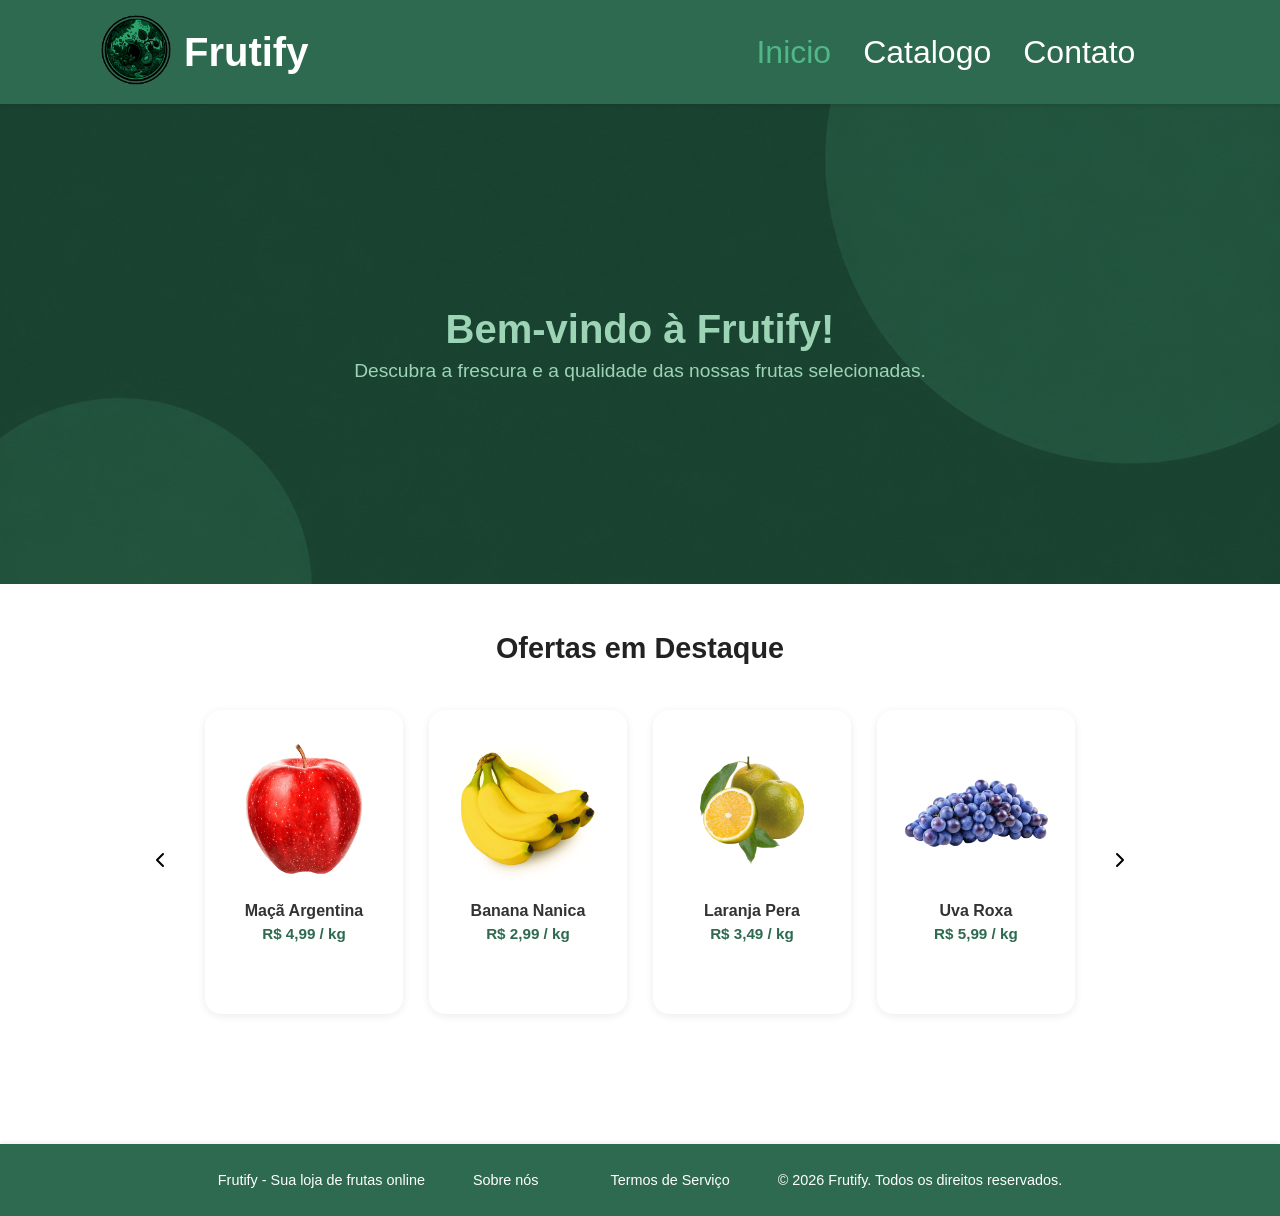
<file: .html/index.html>
<!DOCTYPE html>
<html lang="en">

<head>
    <meta http-equiv="refresh" content="100">
    <meta charset="UTF-8">
    <meta name="viewport" content="width=device-width, initial-scale=1.0">
    <title>Frutify</title>
    <link rel="stylesheet" href="/.css/style.css">
    <link rel="icon" href="/imagens/icon_green_bw_512.png">
    <script src="/.js/script.js" defer></script>
</head>

<body>
    <div class="pai">

        <header class="cabecalho">

            <a href="index.html"> <img src="/imagens/icon_green_bw_512.png" alt="Logo da Frutify" class="logo"></a>
            <p>Frutify</p>
            <ul>
                <li><a href="index.html" class="ativo">Inicio</a></li>
                <li><a href="catalogo.html">Catalogo</a></li>
                <li><a href="contato.html">Contato</a></li>
            </ul>
            <button class="login" onclick="window.location.href='login.html'">Entrar</button>
        </header>

        <main class="main">
            <section class="banner">
                <div class="not-blur">
                    <h1>Bem-vindo à Frutify!</h1>
                    <p>Descubra a frescura e a qualidade das nossas frutas selecionadas.</p>
                </div>
            </section>

            <section class="destaques">
                <h2>Ofertas em Destaque</h2>
                <div class="controles">
                    <button class="anterior"><svg xmlns="http://www.w3.org/2000/svg" width="24" height="24"
                            viewBox="0 0 24 24" fill="none" stroke="currentColor" stroke-width="2"
                            stroke-linecap="round" stroke-linejoin="round"
                            class="lucide lucide-chevron-left-icon lucide-chevron-left">
                            <path d="m15 18-6-6 6-6" />
                        </svg></button>
                    <div class="janela">
                        <div class="trilho">
                            <div class="produto">
                                <img src="/imagens/maca-argentina--1-unidade-aprox--200g--83orvw62e3.png"
                                    alt="Maçã Argentina" class="produto-destaque">
                                <h4>Maçã Argentina</h4>
                                <p>R$ 4,99 / kg</p>
                            </div>
                            <div class="produto">
                                <img src="/imagens/banana-nanica.png" alt="Banana Nanica" class="produto-imagem">
                                <h4>Banana Nanica</h4>
                                <p>R$ 2,99 / kg</p>
                            </div>
                            <div class="produto">
                                <img src="/imagens/Laranja-pera.png" alt="Laranja Pera" class="produto-imagem">
                                <h4>Laranja Pera</h4>
                                <p>R$ 3,49 / kg</p>
                            </div>
                            <div class="produto">
                                <img src="/imagens/purple-or-blue-grape-isolated-on-transparent-background-high-resoulation-png-image_10923763.png"
                                    alt="Uva Roxa" class="produto-imagem">
                                <h4>Uva Roxa</h4>
                                <p>R$ 5,99 / kg</p>
                            </div>
                            <div class="produto">
                                <img src="/imagens/watermelon-transparent-background-free-png.png" alt="Melancia"
                                    class="produto-imagem">
                                <h4>Melancia</h4>
                                <p>R$ 1,99 / kg</p>
                            </div>
                            <div class="produto">
                                <img src="/imagens/pineapple-transparent-background-png.png" alt="Abacaxi"
                                    class="produto-imagem">
                                <h4>Abacaxi</h4>
                                <p>R$ 3,99 / kg</p>
                            </div>
                            <div class="produto">
                                <img src="/imagens/Mango-PNG-Image-Background.png" alt="Manga" class="produto-imagem">
                                <h4>Manga</h4>
                                <p>R$ 4,49 / kg</p>
                            </div>
                            <div class="produto">
                                <img src="/imagens/9-2-kiwi-png-clipart.png" alt="Kiwi" class="produto-imagem">
                                <h4>Kiwi</h4>
                                <p>R$ 6,99 / kg</p>
                            </div>
                            <div class="produto">
                                <img src="/imagens/peach-transparent-background-png.png" alt="Pêssego"
                                    class="produto-imagem">
                                <h4>Pêssego</h4>
                                <p>R$ 4,79 / kg</p>
                            </div>
                            <div class="produto">
                                <img src="/imagens/fresh-plum-fruit-pair-isolated-on-transparent-background-png.png"
                                    alt="Ameixa" class="produto-imagem">
                                <h4>Ameixa</h4>
                                <p>R$ 5,49 / kg</p>
                            </div>
                        </div>
                    </div>
                    <button class="proximo"><svg xmlns="http://www.w3.org/2000/svg" width="24" height="24"
                            viewBox="0 0 24 24" fill="none" stroke="currentColor" stroke-width="2"
                            stroke-linecap="round" stroke-linejoin="round"
                            class="lucide lucide-chevron-right-icon lucide-chevron-right">
                            <path d="m9 18 6-6-6-6" />
                        </svg></button>
                </div>
            </section>
    </div>
    </main>

    <footer class="quebra">
        <li>
            <p>Frutify - Sua loja de frutas online</p>
        </li>

        <button id="btn-abrir-sobre">Sobre nós</button>
        <button id="btn-abrir-termos">Termos de Serviço</button>
        <li>
            <p>&copy; 2026 Frutify. Todos os direitos reservados.</p>
        </li>
    </footer>

    <dialog id="modal-sobre">
        <div class="conteudo-modal">
            <h2>Sobre nos</h2>
            <p>

                Sobre a Frutify
                <br>
                A Frutify nasceu com um propósito claro: transformar a forma como as pessoas compram, conhecem e
                consomem frutas. Mais do que uma loja, somos uma plataforma que conecta qualidade, informação e
                praticidade em um só lugar.
                <br>
                Fundada a partir da percepção de que o mercado tradicional muitas vezes não oferece transparência,
                variedade e orientação ao consumidor, a Frutify foi criada para preencher essa lacuna. Nosso
                objetivo é proporcionar uma experiência completa, onde cada cliente não apenas adquire produtos
                frescos, mas também entende sua origem, benefícios e melhores formas de consumo.
                <br>
                Trabalhamos diretamente com produtores selecionados, priorizando frutas frescas, sazonais e de alta
                qualidade. Essa parceria garante não só um padrão elevado dos nossos produtos, mas também incentiva
                a produção local e sustentável.
                <br>
                Um dos nossos principais diferenciais é o catálogo inteligente. Em nossa plataforma, cada fruta é
                apresentada com informações detalhadas, incluindo características, valor nutricional e sugestões de
                uso. Isso permite que nossos clientes façam escolhas mais conscientes e descubram novas opções de
                forma simples e acessível.
                <br>
                Além disso, buscamos constantemente inovação e praticidade. A Frutify oferece uma experiência
                digital intuitiva, facilitando a navegação, a seleção de produtos e a personalização de pedidos,
                sempre com foco na comodidade do cliente.
                <br>
                Nossa missão é aproximar as pessoas de uma alimentação mais natural, saudável e informada. Já nossa
                visão é nos tornar referência no mercado de frutas, unindo tecnologia, qualidade e confiança.
                <br>
                Na Frutify, acreditamos que cada fruta carrega mais do que sabor — carrega história, saúde e conexão
                com a natureza. E é isso que entregamos todos os dias.
            </p>
            <button id="btn-fechar-sobre">Fechar</button>
        </div>
    </dialog>

    <dialog id="modal-termos">
        <div class="conteudo-modal">
            <h2>Termos de Serviço</h2>
            <p>

                Última atualização: 20/05/2026
                <br>
                Bem-vindo à Frutify. Ao acessar ou utilizar nosso site, você concorda com os termos e
                condições
                abaixo. Recomendamos a leitura atenta deste documento.
                <br>
                1. Sobre a Frutify
                <br>
                A Frutify é uma plataforma digital voltada à comercialização e catálogo de frutas,
                oferecendo
                informações detalhadas sobre produtos, além da possibilidade de compra online.
                <br>
                2. Aceitação dos Termos
                <br>
                Ao acessar nosso site, o usuário declara estar de acordo com estes Termos de Serviço e com
                todas as
                leis e regulamentos aplicáveis. Caso não concorde, recomendamos não utilizar a plataforma.
                <br>
                3. Uso da Plataforma
                <br>
                O usuário compromete-se a:
                <br>
                Utilizar o site de forma legal e ética
                Não violar direitos de terceiros
                Não tentar acessar áreas restritas sem autorização
                Fornecer informações verídicas ao realizar cadastros ou compras
                <br>
                A Frutify se reserva o direito de suspender ou encerrar contas que violem estas condições.
                <br>
                4. Produtos e Disponibilidade
                <br>
                A Frutify trabalha com frutas frescas e sazonais. Por isso:
                <br>
                A disponibilidade pode variar conforme a época do ano
                Os produtos podem apresentar variações naturais de cor, tamanho e formato
                Nos reservamos o direito de alterar preços e estoque sem aviso prévio
                <br>
                5. Pedidos e Pagamentos
                <br>
                Ao realizar um pedido:
                <br>
                O usuário concorda em fornecer dados corretos e completos
                O pedido só será confirmado após a aprovação do pagamento
                A Frutify pode recusar ou cancelar pedidos em caso de inconsistências
                6. Entregas
                <br>
                Os prazos de entrega são estimados e podem variar
                O cliente deve garantir que haverá alguém para receber o pedido
                Eventuais problemas devem ser comunicados dentro de um prazo razoável
                <br>
                7. Cancelamentos e Reembolsos
                <br>
                O cliente pode solicitar cancelamento ou reembolso em casos como:
                <br>
                Produto entregue em desacordo com o pedido
                Problemas de qualidade
                <br>
                A análise será feita pela equipe da Frutify conforme cada situação.
                <br>
                8. Propriedade Intelectual
                <br>
                Todo o conteúdo do site (textos, imagens, logotipo, design) é de propriedade da Frutify e
                não pode
                ser utilizado sem autorização prévia.
                <br>
                9. Limitação de Responsabilidade
                <br>
                A Frutify não se responsabiliza por:
                <br>
                Problemas decorrentes do uso inadequado da plataforma
                Interrupções temporárias do site
                Danos indiretos causados ao usuário
                <br>
                10. Privacidade
                <br>
                O uso de dados pessoais é tratado conforme nossa Política de Privacidade. Ao utilizar o
                site, você
                concorda com o uso dessas informações.
                <br>
                11. Alterações nos Termos
                <br>
                A Frutify pode atualizar estes Termos de Serviço a qualquer momento. Recomendamos a revisão
                periódica desta página.
            </p>
            <button id="btn-fechar-termos">Fechar e Aceitar</button>




        </div>
    </dialog>
</body>

</html>
</file>
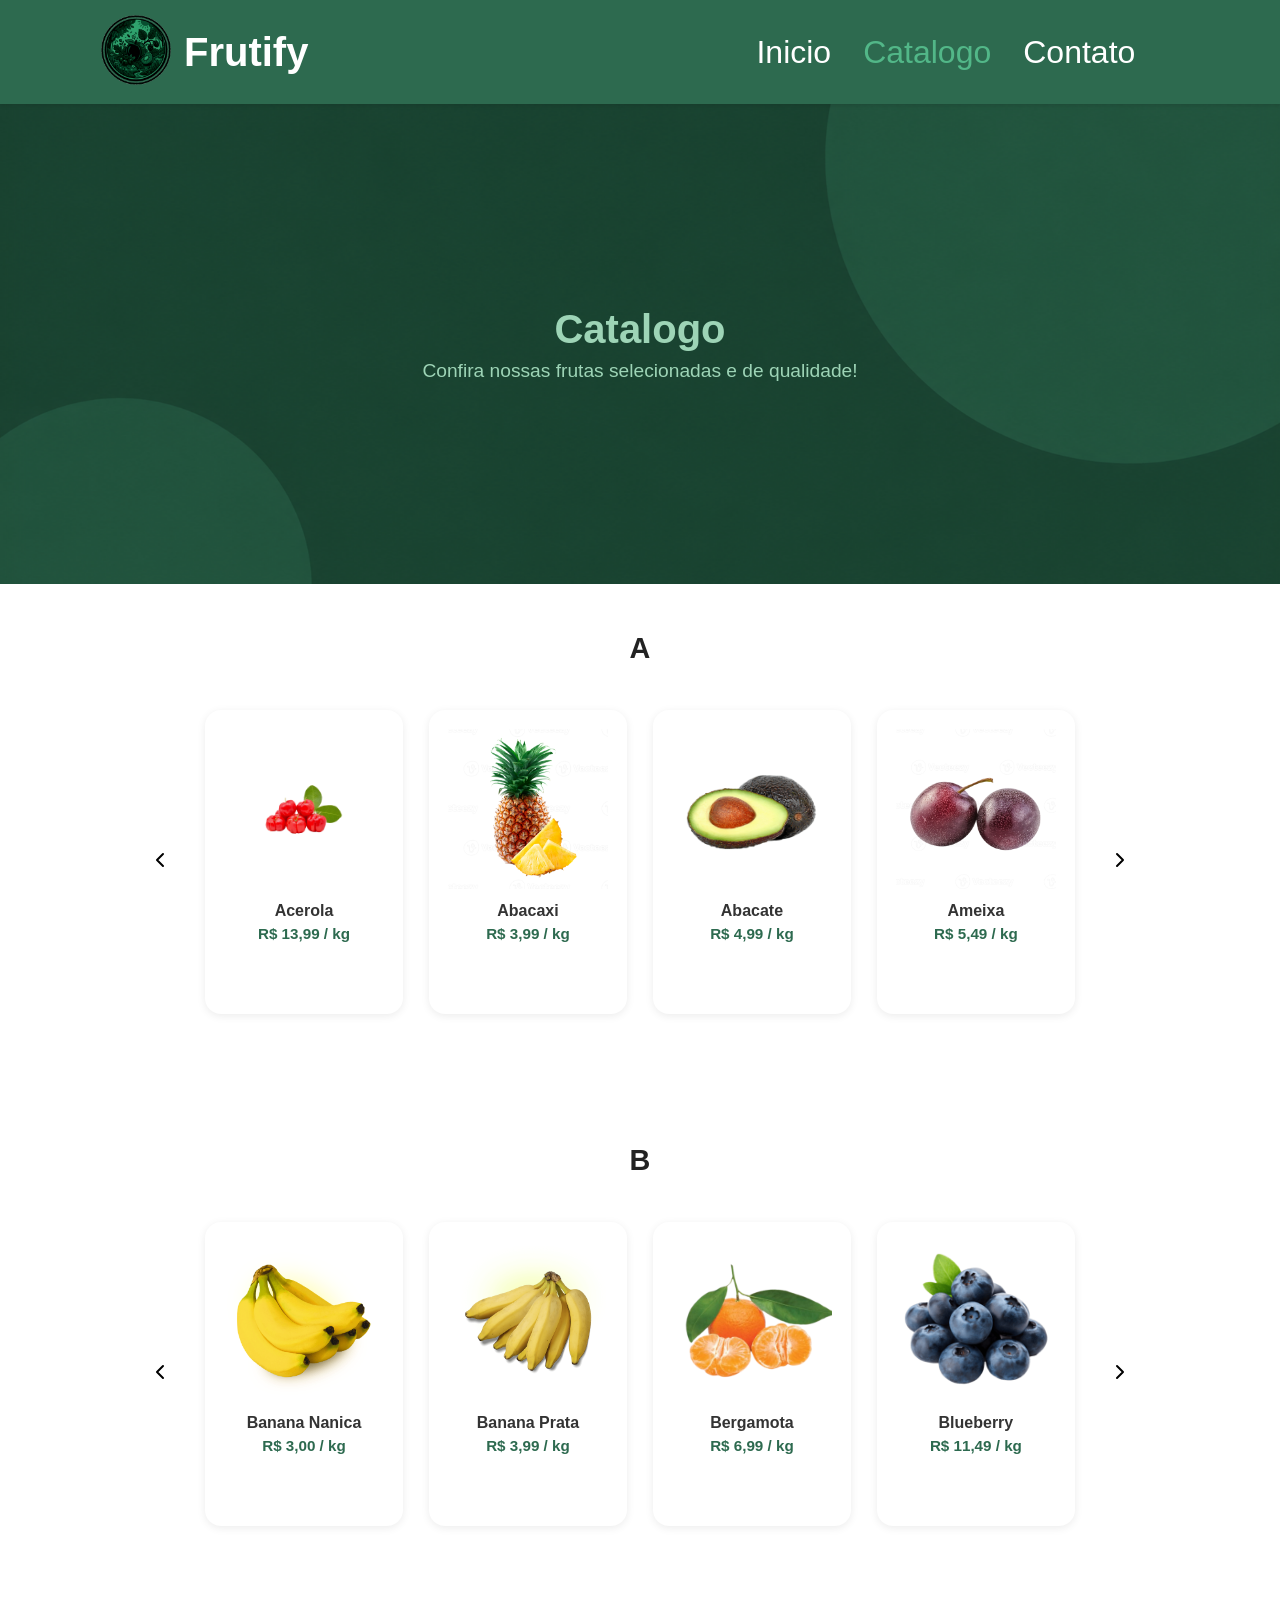
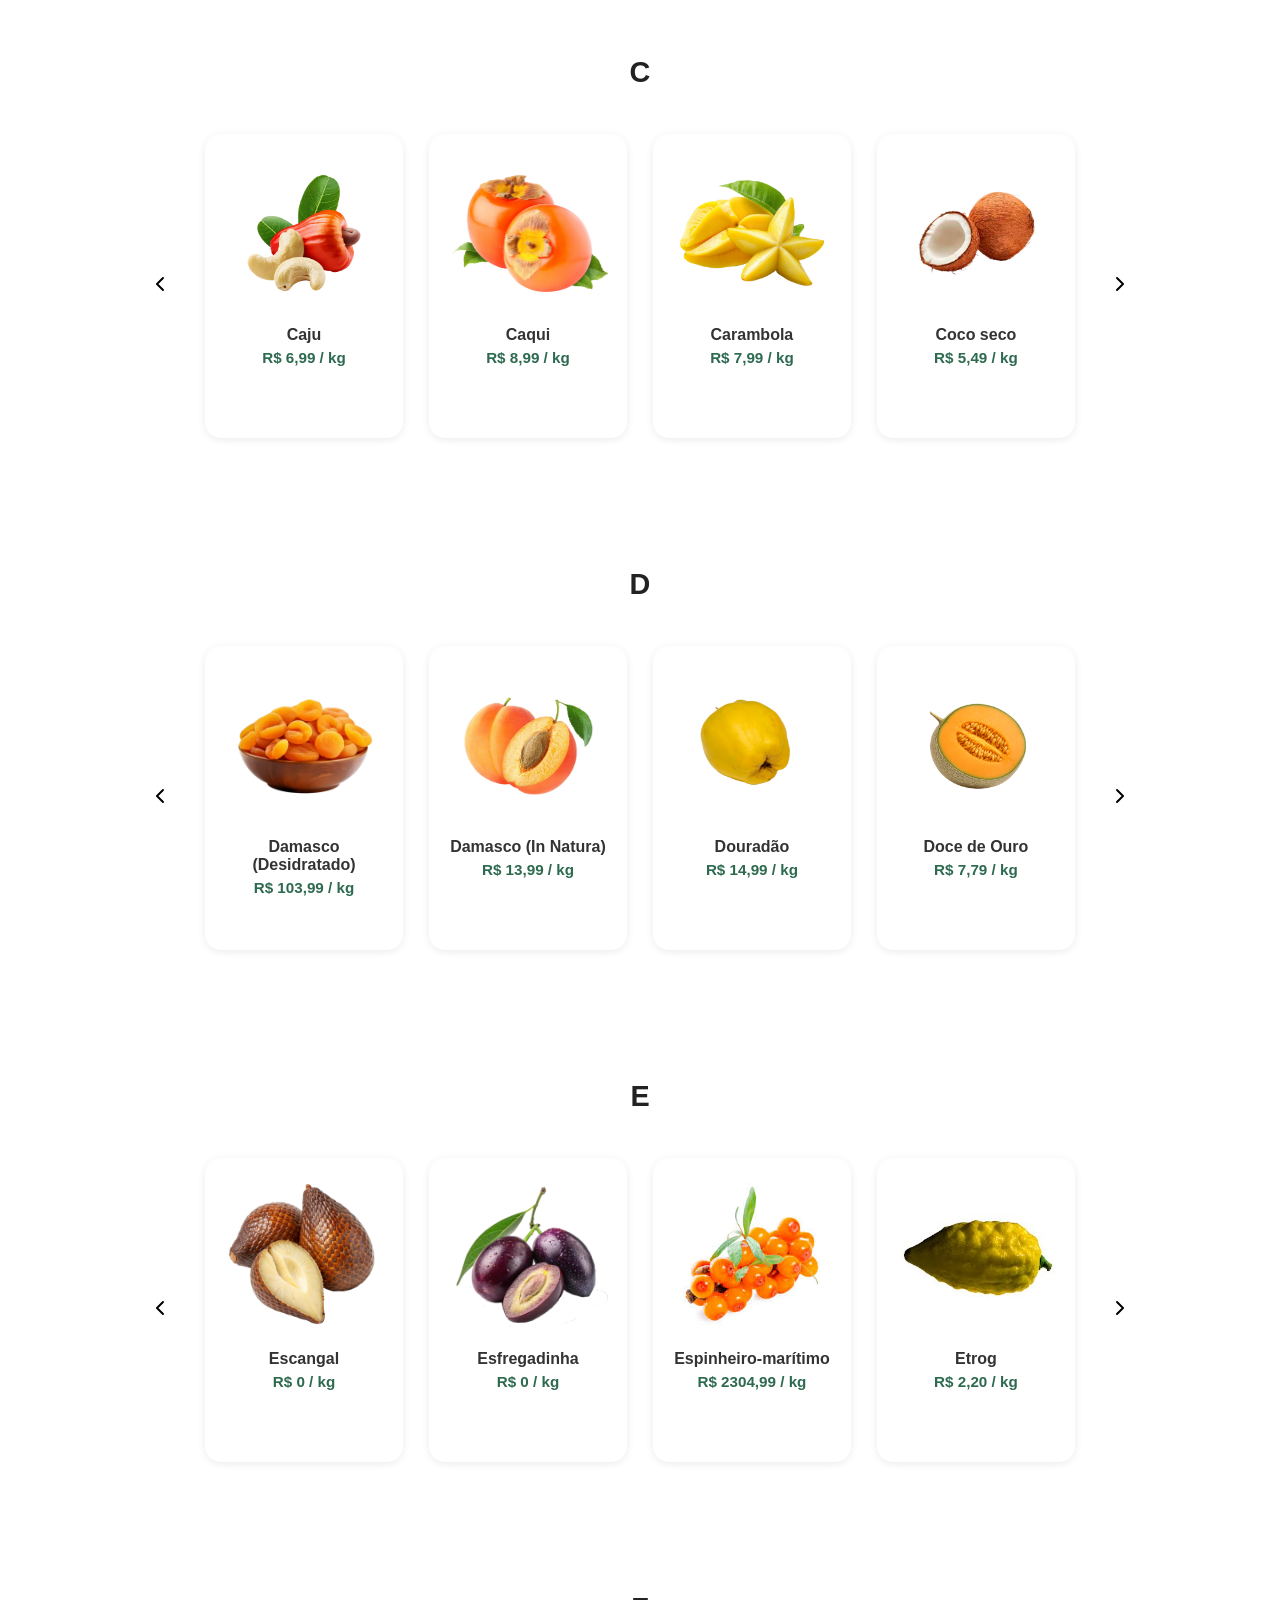
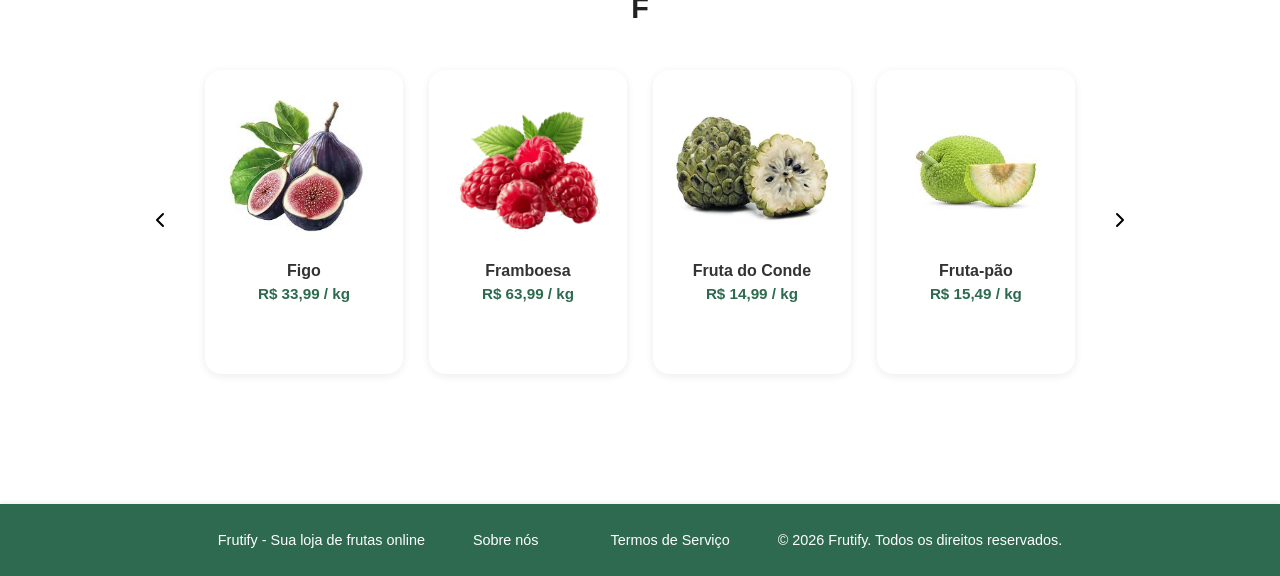
<file: .html/catalogo.html>
<!DOCTYPE html>
<html lang="pt-br">

<head>
    <meta charset="UTF-8">
    <meta name="viewport" content="width=device-width, initial-scale=1.0">
    <title> Catalogo</title>
    <link rel="icon" href="/imagens/icon_green_bw_512.png">
    <link rel="stylesheet" href="/.css/style.css">
    <script src="/.js/script2.js" defer></script>
</head>

<body>
    <div class="pai">
        <header class="cabecalho">
            <a href="index.html"> <img src="/imagens/icon_green_bw_512.png" alt="Logo da Frutify" class="logo"></a>
            <p>Frutify</p>
            <ul>
                <li><a href="index.html">Inicio</a></li>
                <li><a href="catalogo.html" class="ativo">Catalogo</a></li>
                <li><a href="contato.html">Contato</a></li>
            </ul>
            <button class="login" onclick="window.location.href='login.html'">Entrar</button>
        </header>
        <main>
            <section class="banner">
                <div class="not-blur">
                    <h1>Catalogo</h1>
                    <p>Confira nossas frutas selecionadas e de qualidade!</p>
                </div>
            </section>

            <section class="destaques">
                <h2>A</h2>
                <div class="controles">
                    <button class="anterior"><svg xmlns="http://www.w3.org/2000/svg" width="24" height="24"
                            viewBox="0 0 24 24" fill="none" stroke="currentColor" stroke-width="2"
                            stroke-linecap="round" stroke-linejoin="round"
                            class="lucide lucide-chevron-left-icon lucide-chevron-left">
                            <path d="m15 18-6-6 6-6" />
                        </svg></button>
                    <div class="janela">
                        <div class="trilho">

                            <div class="produto">
                                <img src="/imagens/acerola.png" alt="Acerola" class="produto-imagem">
                                <h4>Acerola</h4>
                                <p>R$ 13,99 / kg</p>
                            </div>


                            <div class="produto">
                                <img src="/imagens/pineapple-transparent-background-png.png" alt="Abacaxi"
                                    class="produto-imagem">
                                <h4>Abacaxi</h4>
                                <p>R$ 3,99 / kg</p>
                            </div>


                            <div class="produto">
                                <img src="/imagens/avocado-transparent-background-free-png.png" alt="Abacate"
                                    class="produto-imagem">
                                <h4>Abacate</h4>
                                <p>R$ 4,99 / kg</p>
                            </div>
                            <div class="produto">
                                <img src="/imagens/fresh-plum-fruit-pair-isolated-on-transparent-background-png.png"
                                    alt="Ameixa" class="produto-imagem">
                                <h4>Ameixa</h4>
                                <p>R$ 5,49 / kg</p>
                            </div>
                            <div class="produto">
                                <img src="/imagens/cut-out-of-blackberry-fruit-free-png.png" alt="Abacate"
                                    class="produto-imagem">
                                <h4>Amora</h4>
                                <p>R$ 40,99 / kg</p>
                            </div>
                            <div class="produto">
                                <img src="/imagens/ai-generated-pumpkin-halloween-png.png" alt="Abacate"
                                    class="produto-imagem">
                                <h4>Abóbora</h4>
                                <p>R$ 3,99 / kg</p>
                            </div>
                        </div>
                    </div>
                    <button class="proximo"><svg xmlns="http://www.w3.org/2000/svg" width="24" height="24"
                            viewBox="0 0 24 24" fill="none" stroke="currentColor" stroke-width="2"
                            stroke-linecap="round" stroke-linejoin="round"
                            class="lucide lucide-chevron-right-icon lucide-chevron-right">
                            <path d="m9 18 6-6-6-6" />
                        </svg></button>

                </div>
            </section>
            <section class="destaques">
                <h2>B</h2>
                <div class="controles">
                    <button class="anterior"><svg xmlns="http://www.w3.org/2000/svg" width="24" height="24"
                            viewBox="0 0 24 24" fill="none" stroke="currentColor" stroke-width="2"
                            stroke-linecap="round" stroke-linejoin="round"
                            class="lucide lucide-chevron-left-icon lucide-chevron-left">
                            <path d="m15 18-6-6 6-6" />
                        </svg></button>
                    <div class="janela">
                        <div class="trilho">

                            <div class="produto">
                                <img src="/imagens/banana-nanica.png" alt="Banana Nanica" class="produto-imagem">
                                <h4>Banana Nanica</h4>
                                <p>R$ 3,00 / kg</p>
                            </div>


                            <div class="produto">
                                <img src="/imagens/Banana-Prata-1.png" alt="Banana Prata" class="produto-imagem">
                                <h4>Banana Prata</h4>
                                <p>R$ 3,99 / kg</p>
                            </div>


                            <div class="produto">
                                <img src="/imagens/259d0247-bergamotacomumremovebgpreview.png" alt="Bergamota"
                                    class="produto-imagem">
                                <h4>Bergamota</h4>
                                <p>R$ 6,99 / kg</p>
                            </div>
                            <div class="produto">
                                <img src="/imagens/fresh-blueberries-piled-with-green-leaves-on-a-transparent-background-png.png"
                                    alt="Blueberry" class="produto-imagem">
                                <h4>Blueberry</h4>
                                <p>R$ 11,49 / kg</p>
                            </div>
                            <div class="produto">
                                <img src="/imagens/artistic-bacuri-flat-lay-composition-minimalist-png.png" alt="Bacuri"
                                    class="produto-imagem">
                                <h4>Bacuri</h4>
                                <p>R$ 40,99 / kg</p>
                            </div>
                            <div class="produto">
                                <img src="/imagens/macro-buriti-fruit-flat-lay-image-emphasizing-pattern-free-png.png"
                                    alt="Buriti" class="produto-imagem">
                                <h4>Buriti</h4>
                                <p>R$ 20,99 / kg</p>
                            </div>
                        </div>
                    </div>
                    <button class="proximo"><svg xmlns="http://www.w3.org/2000/svg" width="24" height="24"
                            viewBox="0 0 24 24" fill="none" stroke="currentColor" stroke-width="2"
                            stroke-linecap="round" stroke-linejoin="round"
                            class="lucide lucide-chevron-right-icon lucide-chevron-right">
                            <path d="m9 18 6-6-6-6" />
                        </svg></button>

                </div>
            </section>
            <section class="destaques">
                <h2>C</h2>
                <div class="controles">
                    <button class="anterior"><svg xmlns="http://www.w3.org/2000/svg" width="24" height="24"
                            viewBox="0 0 24 24" fill="none" stroke="currentColor" stroke-width="2"
                            stroke-linecap="round" stroke-linejoin="round"
                            class="lucide lucide-chevron-left-icon lucide-chevron-left">
                            <path d="m15 18-6-6 6-6" />
                        </svg></button>
                    <div class="janela">
                        <div class="trilho">

                            <div class="produto">
                                <img src="/imagens/whole-cashew-fruit-with-peeled-cashew-and-leaf-on-transparent-background-free-png.png"
                                    alt="Caju" class="produto-imagem">
                                <h4>Caju</h4>
                                <p>R$ 6,99 / kg</p>
                            </div>


                            <div class="produto">
                                <img src="/imagens/persimmon_PNG9196.png" alt="Caqui" class="produto-imagem">
                                <h4>Caqui</h4>
                                <p>R$ 8,99 / kg</p>
                            </div>


                            <div class="produto">
                                <img src="/imagens/starfruits-also-known-as-carambolas-are-tropical-fruits-free-png.png"
                                    alt="Carambola" class="produto-imagem">
                                <h4>Carambola</h4>
                                <p>R$ 7,99 / kg</p>
                            </div>
                            <div class="produto">
                                <img src="/imagens/coco-seco-inteiro-750g_10424.png" alt="Coco" class="produto-imagem">
                                <h4>Coco seco</h4>
                                <p>R$ 5,49 / kg</p>
                            </div>

                            <div class="produto">
                                <img src="/imagens/ai-generated-ripe-cherries-with-cherries-leaves-on-the-floor-healthy-organic-berry-natural-ingredients-concept-ai-generated-transparent-with-shadow-png.png"
                                    alt="Cereja" class="produto-imagem">
                                <h4>Cereja Importada</h4>
                                <p>R$ 40,99 / kg</p>
                            </div>
                            <div class="produto">
                                <img src="/imagens/a-large-brown-cupuacu-with-a-textured-matte-skin-and-a-fresh-tropical-aroma-png.png"
                                    alt="Cupuaçu" class="produto-imagem">
                                <h4>Cupuaçu</h4>
                                <p>R$ 11,99 / kg</p>
                            </div>
                        </div>
                    </div>
                    <button class="proximo"><svg xmlns="http://www.w3.org/2000/svg" width="24" height="24"
                            viewBox="0 0 24 24" fill="none" stroke="currentColor" stroke-width="2"
                            stroke-linecap="round" stroke-linejoin="round"
                            class="lucide lucide-chevron-right-icon lucide-chevron-right">
                            <path d="m9 18 6-6-6-6" />
                        </svg></button>

                </div>
            </section>
            <section class="destaques">
                <h2>D</h2>
                <div class="controles">
                    <button class="anterior"><svg xmlns="http://www.w3.org/2000/svg" width="24" height="24"
                            viewBox="0 0 24 24" fill="none" stroke="currentColor" stroke-width="2"
                            stroke-linecap="round" stroke-linejoin="round"
                            class="lucide lucide-chevron-left-icon lucide-chevron-left">
                            <path d="m15 18-6-6 6-6" />
                        </svg></button>
                    <div class="janela">
                        <div class="trilho">

                            <div class="produto">
                                <img src="/imagens/pngtree-dried-apricot-in-wood-bowl-png-image_12240002.png"
                                    alt="Damasco" class="produto-imagem">
                                <h4>Damasco (Desidratado)</h4>
                                <p>R$ 103,99 / kg</p>
                            </div>


                            <div class="produto">
                                <img src="/imagens/Apricot-PNG-Photo.png" alt="Damasco" class="produto-imagem">
                                <h4>Damasco (In Natura)</h4>
                                <p>R$ 13,99 / kg</p>
                            </div>


                            <div class="produto">
                                <img src="/imagens/golden-fruit-reveals-its-sweet-aroma-and-unique-texture-in-a-bright-display-of-nature-bounty-png.webp"
                                    alt="Douradão" class="produto-imagem">
                                <h4>Douradão</h4>
                                <p>R$ 14,99 / kg</p>
                            </div>
                            <div class="produto">
                                <img src="/imagens/fresh-cantaloupe-melon-sliced-in-half-isolated-on-transparent-background-png.png"
                                    alt="Doce de Ouro" class="produto-imagem">
                                <h4>Doce de Ouro</h4>
                                <p>R$ 7,79 / kg</p>
                            </div>
                            <div class="produto">
                                <img src="/imagens/frutos-de-dende-cortados-ao-meio-isolados-no-branco_252965-251.png"
                                    alt="Dendê" class="produto-imagem">
                                <h4>Dendê</h4>
                                <p>R$ 20,99 / kg</p>
                            </div>
                            <div class="produto">
                                <img src="/imagens/nice-composition-of-date-fruits-generative-ai-png.png" alt="Date"
                                    class="produto-imagem">
                                <h4>Date (Tâmara)</h4>
                                <p>R$ 63,99 / kg</p>
                            </div>
                        </div>
                    </div>
                    <button class="proximo"><svg xmlns="http://www.w3.org/2000/svg" width="24" height="24"
                            viewBox="0 0 24 24" fill="none" stroke="currentColor" stroke-width="2"
                            stroke-linecap="round" stroke-linejoin="round"
                            class="lucide lucide-chevron-right-icon lucide-chevron-right">
                            <path d="m9 18 6-6-6-6" />
                        </svg></button>

                </div>
            </section>
            <section class="destaques">
                <h2>E</h2>
                <div class="controles">
                    <button class="anterior"><svg xmlns="http://www.w3.org/2000/svg" width="24" height="24"
                            viewBox="0 0 24 24" fill="none" stroke="currentColor" stroke-width="2"
                            stroke-linecap="round" stroke-linejoin="round"
                            class="lucide lucide-chevron-left-icon lucide-chevron-left">
                            <path d="m15 18-6-6 6-6" />
                        </svg></button>
                    <div class="janela">
                        <div class="trilho">

                            <div class="produto">
                                <img src="/imagens/salak-fruit-sliced-and-whole-against-a-white-background_11900245.png"
                                    alt="Escangal" class="produto-imagem">
                                <h4>Escangal</h4>
                                <p>R$ 0 / kg</p>
                            </div>


                            <div class="produto">
                                <img src="/imagens/pngtree-java-plum-fruit-and-slice-png-image_16302872.png"
                                    alt="Esfregadinha" class="produto-imagem">
                                <h4>Esfregadinha</h4>
                                <p>R$ 0 / kg</p>
                            </div>


                            <div class="produto">
                                <img src="/imagens/images.jpeg" alt="Espinheiro-marítimo" class="produto-imagem">
                                <h4>Espinheiro-marítimo</h4>
                                <p>R$ 2304,99 / kg</p>
                            </div>
                            <div class="produto">
                                <img src="/imagens/images (1).jpeg" alt="Etrog" class="produto-imagem">
                                <h4>Etrog</h4>
                                <p>R$ 2,20 / kg</p>
                            </div>
                            <div class="produto">
                                <img src="/imagens/images (2).jpeg" alt="Elderberry" class="produto-imagem">
                                <h4>Elderberry</h4>
                                <p>R$ 420,99 / kg</p>
                            </div>
                            <div class="produto">
                                <img src="/imagens/360_F_474595223_Ww1WCcSkB2soXyS6AsduSoLHlKsFxZoD.jpg" alt="embu"
                                    class="produto-imagem">
                                <h4>Embu</h4>
                                <p>R$ 43,99 / kg</p>
                            </div>
                        </div>
                    </div>
                    <button class="proximo"><svg xmlns="http://www.w3.org/2000/svg" width="24" height="24"
                            viewBox="0 0 24 24" fill="none" stroke="currentColor" stroke-width="2"
                            stroke-linecap="round" stroke-linejoin="round"
                            class="lucide lucide-chevron-right-icon lucide-chevron-right">
                            <path d="m9 18 6-6-6-6" />
                        </svg></button>

                </div>
            </section>
            <section class="destaques">
                <h2>F</h2>
                <div class="controles">
                    <button class="anterior"><svg xmlns="http://www.w3.org/2000/svg" width="24" height="24"
                            viewBox="0 0 24 24" fill="none" stroke="currentColor" stroke-width="2"
                            stroke-linecap="round" stroke-linejoin="round"
                            class="lucide lucide-chevron-left-icon lucide-chevron-left">
                            <path d="m15 18-6-6 6-6" />
                        </svg></button>
                    <div class="janela">
                        <div class="trilho">

                            <div class="produto">
                                <img src="/imagens/images (3).jpeg" alt="Figo" class="produto-imagem">
                                <h4>Figo</h4>
                                <p>R$ 33,99 / kg</p>
                            </div>


                            <div class="produto">
                                <img src="/imagens/raspberry-isolated-on-a-transparent-background-png.png"
                                    alt="Framboesa" class="produto-imagem">
                                <h4>Framboesa</h4>
                                <p>R$ 63,99 / kg</p>
                            </div>


                            <div class="produto">
                                <img src="/imagens/muda_de_fruta_do_conde_com_60cm_feita_de_semente_5073_1_20220412114217.png"
                                    alt="Fruta do Conde" class="produto-imagem">
                                <h4>Fruta do Conde</h4>
                                <p>R$ 14,99 / kg</p>
                            </div>
                            <div class="produto">
                                <img src="/imagens/images (4).jpeg" alt="Fruta-pão" class="produto-imagem">
                                <h4>Fruta-pão</h4>
                                <p>R$ 15,49 / kg</p>
                            </div>
                            <div class="produto">
                                <img src="/imagens/images (5).jpeg" alt="Fisális (Physalis)" class="produto-imagem">
                                <h4>Fisális (Physalis)</h4>
                                <p>R$ 60,99 / kg</p>
                            </div>
                            <div class="produto">
                                <img src="/imagens/images (6).jpeg" alt="Figo-da-Índia" class="produto-imagem">
                                <h4>Figo-da-Índia</h4>
                                <p>R$ 23,99 / kg</p>
                            </div>
                        </div>
                    </div>
                    <button class="proximo"><svg xmlns="http://www.w3.org/2000/svg" width="24" height="24"
                            viewBox="0 0 24 24" fill="none" stroke="currentColor" stroke-width="2"
                            stroke-linecap="round" stroke-linejoin="round"
                            class="lucide lucide-chevron-right-icon lucide-chevron-right">
                            <path d="m9 18 6-6-6-6" />
                        </svg></button>

                </div>
            </section>
        </main>



        <footer class="quebra">
            <li>
                <p>Frutify - Sua loja de frutas online</p>
            </li>

            <button id="btn-abrir-sobre">Sobre nós</button>
            <button id="btn-abrir-termos">Termos de Serviço</button>
            <li>
                <p>&copy; 2026 Frutify. Todos os direitos reservados.</p>
            </li>
        </footer>
        <dialog id="modal-sobre">
            <div class="conteudo-modal">
                <h2>Sobre nos</h2>
                <p>

                    Sobre a Frutify
                    <br>
                    A Frutify nasceu com um propósito claro: transformar a forma como as pessoas compram, conhecem e
                    consomem frutas. Mais do que uma loja, somos uma plataforma que conecta qualidade, informação e
                    praticidade em um só lugar.
                    <br>
                    Fundada a partir da percepção de que o mercado tradicional muitas vezes não oferece transparência,
                    variedade e orientação ao consumidor, a Frutify foi criada para preencher essa lacuna. Nosso
                    objetivo é proporcionar uma experiência completa, onde cada cliente não apenas adquire produtos
                    frescos, mas também entende sua origem, benefícios e melhores formas de consumo.
                    <br>
                    Trabalhamos diretamente com produtores selecionados, priorizando frutas frescas, sazonais e de alta
                    qualidade. Essa parceria garante não só um padrão elevado dos nossos produtos, mas também incentiva
                    a produção local e sustentável.
                    <br>
                    Um dos nossos principais diferenciais é o catálogo inteligente. Em nossa plataforma, cada fruta é
                    apresentada com informações detalhadas, incluindo características, valor nutricional e sugestões de
                    uso. Isso permite que nossos clientes façam escolhas mais conscientes e descubram novas opções de
                    forma simples e acessível.
                    <br>
                    Além disso, buscamos constantemente inovação e praticidade. A Frutify oferece uma experiência
                    digital intuitiva, facilitando a navegação, a seleção de produtos e a personalização de pedidos,
                    sempre com foco na comodidade do cliente.
                    <br>
                    Nossa missão é aproximar as pessoas de uma alimentação mais natural, saudável e informada. Já nossa
                    visão é nos tornar referência no mercado de frutas, unindo tecnologia, qualidade e confiança.
                    <br>
                    Na Frutify, acreditamos que cada fruta carrega mais do que sabor — carrega história, saúde e conexão
                    com a natureza. E é isso que entregamos todos os dias.
                </p>
                <button id="btn-fechar-sobre">Fechar</button>
            </div>
        </dialog>

        <dialog id="modal-termos">
            <div class="conteudo-modal">
                <h2>Termos de Serviço</h2>
                <p>

                    Última atualização: 20/05/2026
                    <br>
                    Bem-vindo à Frutify. Ao acessar ou utilizar nosso site, você concorda com os termos e
                    condições
                    abaixo. Recomendamos a leitura atenta deste documento.
                    <br>
                    1. Sobre a Frutify
                    <br>
                    A Frutify é uma plataforma digital voltada à comercialização e catálogo de frutas,
                    oferecendo
                    informações detalhadas sobre produtos, além da possibilidade de compra online.
                    <br>
                    2. Aceitação dos Termos
                    <br>
                    Ao acessar nosso site, o usuário declara estar de acordo com estes Termos de Serviço e com
                    todas as
                    leis e regulamentos aplicáveis. Caso não concorde, recomendamos não utilizar a plataforma.
                    <br>
                    3. Uso da Plataforma
                    <br>
                    O usuário compromete-se a:
                    <br>
                    Utilizar o site de forma legal e ética
                    Não violar direitos de terceiros
                    Não tentar acessar áreas restritas sem autorização
                    Fornecer informações verídicas ao realizar cadastros ou compras
                    <br>
                    A Frutify se reserva o direito de suspender ou encerrar contas que violem estas condições.
                    <br>
                    4. Produtos e Disponibilidade
                    <br>
                    A Frutify trabalha com frutas frescas e sazonais. Por isso:
                    <br>
                    A disponibilidade pode variar conforme a época do ano
                    Os produtos podem apresentar variações naturais de cor, tamanho e formato
                    Nos reservamos o direito de alterar preços e estoque sem aviso prévio
                    <br>
                    5. Pedidos e Pagamentos
                    <br>
                    Ao realizar um pedido:
                    <br>
                    O usuário concorda em fornecer dados corretos e completos
                    O pedido só será confirmado após a aprovação do pagamento
                    A Frutify pode recusar ou cancelar pedidos em caso de inconsistências
                    6. Entregas
                    <br>
                    Os prazos de entrega são estimados e podem variar
                    O cliente deve garantir que haverá alguém para receber o pedido
                    Eventuais problemas devem ser comunicados dentro de um prazo razoável
                    <br>
                    7. Cancelamentos e Reembolsos
                    <br>
                    O cliente pode solicitar cancelamento ou reembolso em casos como:
                    <br>
                    Produto entregue em desacordo com o pedido
                    Problemas de qualidade
                    <br>
                    A análise será feita pela equipe da Frutify conforme cada situação.
                    <br>
                    8. Propriedade Intelectual
                    <br>
                    Todo o conteúdo do site (textos, imagens, logotipo, design) é de propriedade da Frutify e
                    não pode
                    ser utilizado sem autorização prévia.
                    <br>
                    9. Limitação de Responsabilidade
                    <br>
                    A Frutify não se responsabiliza por:
                    <br>
                    Problemas decorrentes do uso inadequado da plataforma
                    Interrupções temporárias do site
                    Danos indiretos causados ao usuário
                    <br>
                    10. Privacidade
                    <br>
                    O uso de dados pessoais é tratado conforme nossa Política de Privacidade. Ao utilizar o
                    site, você
                    concorda com o uso dessas informações.
                    <br>
                    11. Alterações nos Termos
                    <br>
                    A Frutify pode atualizar estes Termos de Serviço a qualquer momento. Recomendamos a revisão
                    periódica desta página.
                </p>
                <button id="btn-fechar-termos">Fechar e Aceitar</button>




            </div>
        </dialog>
    </div>
</body>

</html>
</file>
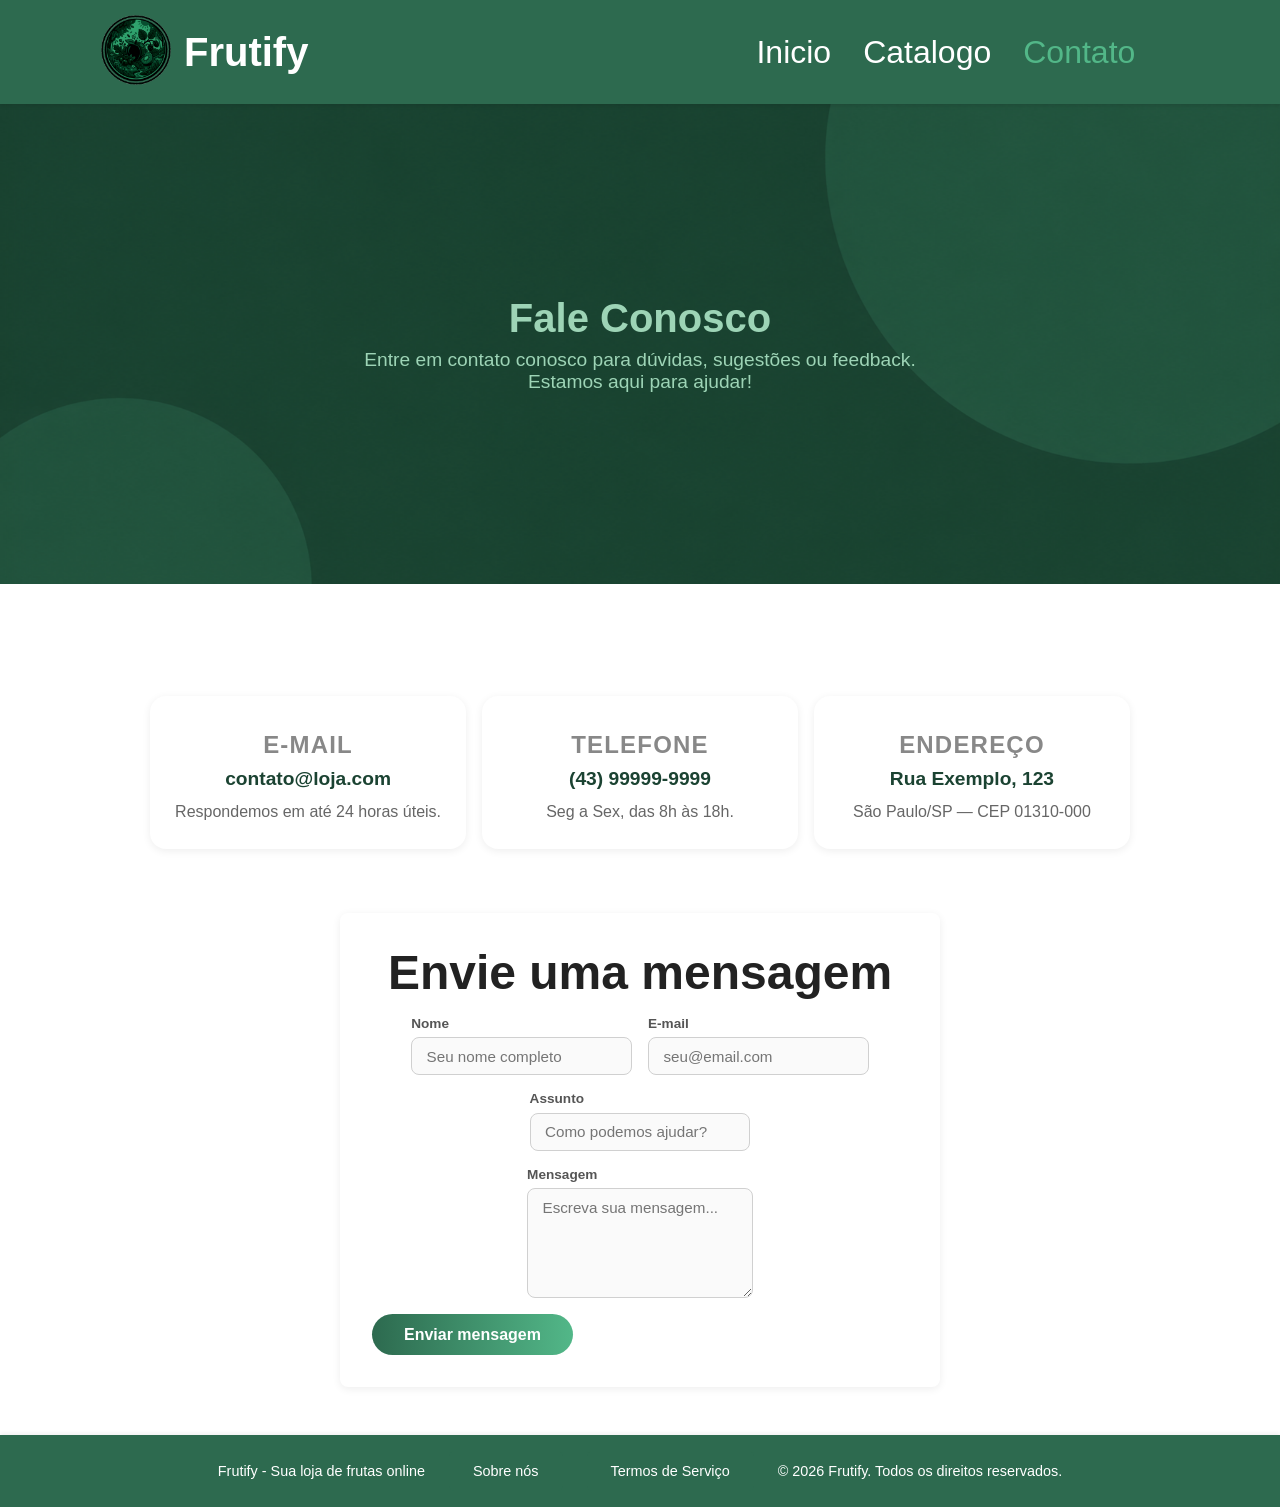
<file: .html/contato.html>
<!DOCTYPE html>
<html lang="en">

<head>
    <meta charset="UTF-8">
    <meta name="viewport" content="width=device-width, initial-scale=1.0">
    <title>Contato</title>
    <link rel="stylesheet" href="/.css/style.css">
    <script src="/.js/script3.js" defer></script>
    <link rel="icon" href="/imagens/icon_green_bw_512.png">
</head>

<body>
    <div class="pai">
        <header class="cabecalho">
            <a href="index.html"> <img src="/imagens/icon_green_bw_512.png" alt="Logo da Frutify" class="logo"></a>
            <p>Frutify</p>
            <ul>
                <li><a href="index.html">Inicio</a></li>
                <li><a href="catalogo.html">Catalogo</a></li>
                <li><a href="contato.html" class="ativo">Contato</a></li>
            </ul>
            <button class="login" onclick="window.location.href='login.html'">Entrar</button>
        </header>

        <main class="main">
            <section class="banner">
                <div class="not-blur">
                    <h1>Fale Conosco</h1>
                    <p>Entre em contato conosco para dúvidas, sugestões ou feedback. Estamos aqui para ajudar!</p>
                </div>
            </section>


            <div class="dad">
                <div class="contato-cards">
                    <div class="card">
                        <div class="card-icon"></div>
                        <div class="card-label">E-mail</div>
                        <a href="mailto:contato@loja.com" class="card-valor">contato@loja.com</a>
                        <div class="card-desc">Respondemos em até 24 horas úteis.</div>
                    </div>
                    <div class="card">
                        <div class="card-icon"></div>
                        <div class="card-label">Telefone</div>
                        <a href="tel:+554399999999" class="card-valor">(43) 99999-9999</a>
                        <div class="card-desc">Seg a Sex, das 8h às 18h.</div>
                    </div>
                    <div class="card">
                        <div class="card-icon"></div>
                        <div class="card-label">Endereço</div>
                        <span class="card-valor">Rua Exemplo, 123</span>
                        <div class="card-desc">São Paulo/SP — CEP 01310-000</div>
                    </div>
                </div>
            </div>

            <section class="contato-info">
                <h2>Envie uma mensagem</h2>
                <div class="linha-dupla">
                    <div class="campo">
                        <label for="nome">Nome</label>
                        <input type="text" id="nome" placeholder="Seu nome completo">
                    </div>
                    <div class="campo">
                        <label for="email">E-mail</label>
                        <input type="email" id="email" placeholder="seu@email.com">
                    </div>
                </div>
                <div class="campo">
                    <label for="assunto">Assunto</label>
                    <input type="text" id="assunto" placeholder="Como podemos ajudar?">
                </div>
                <div class="campo">
                    <label for="msg">Mensagem</label>
                    <textarea id="msg" placeholder="Escreva sua mensagem..."></textarea>
                </div>
                <button class="btn-enviar" onclick="enviar()">Enviar mensagem</button>
                <div class="toast" id="toast">Mensagem enviada! Entraremos em contato em breve.</div>
            </section>

        </main>
        <footer class="quebra">
            <li>
                <p>Frutify - Sua loja de frutas online</p>
            </li>

            <button id="btn-abrir-sobre">Sobre nós</button>
            <button id="btn-abrir-termos">Termos de Serviço</button>
            <li>
                <p>&copy; 2026 Frutify. Todos os direitos reservados.</p>
            </li>
        </footer>
        <dialog id="modal-sobre">
            <div class="conteudo-modal">
                <h2>Sobre nos</h2>
                <p>

                    Sobre a Frutify
                    <br>
                    A Frutify nasceu com um propósito claro: transformar a forma como as pessoas compram, conhecem e
                    consomem frutas. Mais do que uma loja, somos uma plataforma que conecta qualidade, informação e
                    praticidade em um só lugar.
                    <br>
                    Fundada a partir da percepção de que o mercado tradicional muitas vezes não oferece transparência,
                    variedade e orientação ao consumidor, a Frutify foi criada para preencher essa lacuna. Nosso
                    objetivo é proporcionar uma experiência completa, onde cada cliente não apenas adquire produtos
                    frescos, mas também entende sua origem, benefícios e melhores formas de consumo.
                    <br>
                    Trabalhamos diretamente com produtores selecionados, priorizando frutas frescas, sazonais e de alta
                    qualidade. Essa parceria garante não só um padrão elevado dos nossos produtos, mas também incentiva
                    a produção local e sustentável.
                    <br>
                    Um dos nossos principais diferenciais é o catálogo inteligente. Em nossa plataforma, cada fruta é
                    apresentada com informações detalhadas, incluindo características, valor nutricional e sugestões de
                    uso. Isso permite que nossos clientes façam escolhas mais conscientes e descubram novas opções de
                    forma simples e acessível.
                    <br>
                    Além disso, buscamos constantemente inovação e praticidade. A Frutify oferece uma experiência
                    digital intuitiva, facilitando a navegação, a seleção de produtos e a personalização de pedidos,
                    sempre com foco na comodidade do cliente.
                    <br>
                    Nossa missão é aproximar as pessoas de uma alimentação mais natural, saudável e informada. Já nossa
                    visão é nos tornar referência no mercado de frutas, unindo tecnologia, qualidade e confiança.
                    <br>
                    Na Frutify, acreditamos que cada fruta carrega mais do que sabor — carrega história, saúde e conexão
                    com a natureza. E é isso que entregamos todos os dias.
                </p>
                <button id="btn-fechar-sobre">Fechar</button>
            </div>
        </dialog>

        <dialog id="modal-termos">
            <div class="conteudo-modal">
                <h2>Termos de Serviço</h2>
                <p>

                    Última atualização: 20/05/2026
                    <br>
                    Bem-vindo à Frutify. Ao acessar ou utilizar nosso site, você concorda com os termos e
                    condições
                    abaixo. Recomendamos a leitura atenta deste documento.
                    <br>
                    1. Sobre a Frutify
                    <br>
                    A Frutify é uma plataforma digital voltada à comercialização e catálogo de frutas,
                    oferecendo
                    informações detalhadas sobre produtos, além da possibilidade de compra online.
                    <br>
                    2. Aceitação dos Termos
                    <br>
                    Ao acessar nosso site, o usuário declara estar de acordo com estes Termos de Serviço e com
                    todas as
                    leis e regulamentos aplicáveis. Caso não concorde, recomendamos não utilizar a plataforma.
                    <br>
                    3. Uso da Plataforma
                    <br>
                    O usuário compromete-se a:
                    <br>
                    Utilizar o site de forma legal e ética
                    Não violar direitos de terceiros
                    Não tentar acessar áreas restritas sem autorização
                    Fornecer informações verídicas ao realizar cadastros ou compras
                    <br>
                    A Frutify se reserva o direito de suspender ou encerrar contas que violem estas condições.
                    <br>
                    4. Produtos e Disponibilidade
                    <br>
                    A Frutify trabalha com frutas frescas e sazonais. Por isso:
                    <br>
                    A disponibilidade pode variar conforme a época do ano
                    Os produtos podem apresentar variações naturais de cor, tamanho e formato
                    Nos reservamos o direito de alterar preços e estoque sem aviso prévio
                    <br>
                    5. Pedidos e Pagamentos
                    <br>
                    Ao realizar um pedido:
                    <br>
                    O usuário concorda em fornecer dados corretos e completos
                    O pedido só será confirmado após a aprovação do pagamento
                    A Frutify pode recusar ou cancelar pedidos em caso de inconsistências
                    6. Entregas
                    <br>
                    Os prazos de entrega são estimados e podem variar
                    O cliente deve garantir que haverá alguém para receber o pedido
                    Eventuais problemas devem ser comunicados dentro de um prazo razoável
                    <br>
                    7. Cancelamentos e Reembolsos
                    <br>
                    O cliente pode solicitar cancelamento ou reembolso em casos como:
                    <br>
                    Produto entregue em desacordo com o pedido
                    Problemas de qualidade
                    <br>
                    A análise será feita pela equipe da Frutify conforme cada situação.
                    <br>
                    8. Propriedade Intelectual
                    <br>
                    Todo o conteúdo do site (textos, imagens, logotipo, design) é de propriedade da Frutify e
                    não pode
                    ser utilizado sem autorização prévia.
                    <br>
                    9. Limitação de Responsabilidade
                    <br>
                    A Frutify não se responsabiliza por:
                    <br>
                    Problemas decorrentes do uso inadequado da plataforma
                    Interrupções temporárias do site
                    Danos indiretos causados ao usuário
                    <br>
                    10. Privacidade
                    <br>
                    O uso de dados pessoais é tratado conforme nossa Política de Privacidade. Ao utilizar o
                    site, você
                    concorda com o uso dessas informações.
                    <br>
                    11. Alterações nos Termos
                    <br>
                    A Frutify pode atualizar estes Termos de Serviço a qualquer momento. Recomendamos a revisão
                    periódica desta página.
                </p>
                <button id="btn-fechar-termos">Fechar e Aceitar</button>




            </div>
        </dialog>

    </div>
    </div>
</body>

</html>
</file>
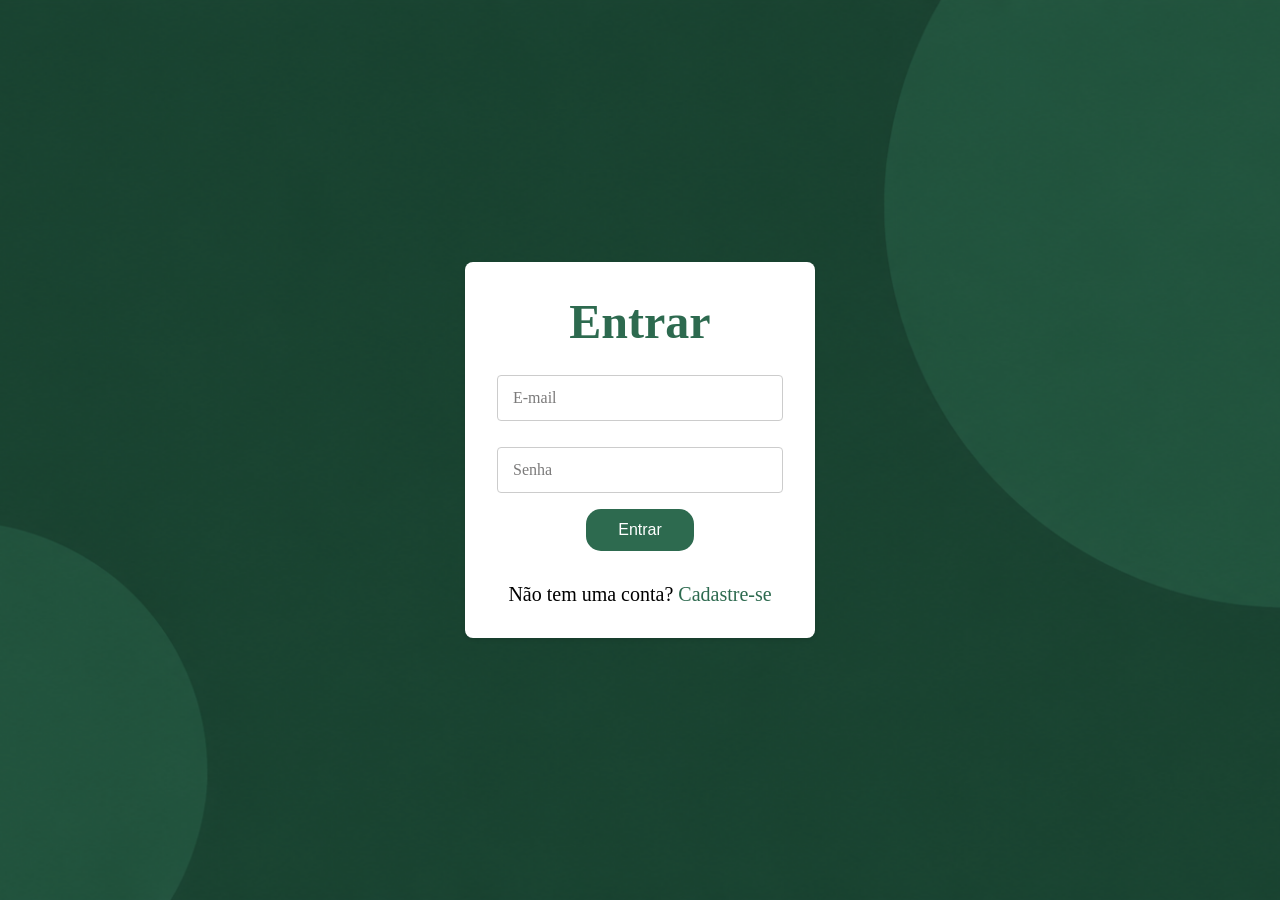
<file: .html/login.html>
<!DOCTYPE html>
<html lang="en">

<head>
    <meta charset="UTF-8">
    <meta name="viewport" content="width=device-width, initial-scale=1.0">
    <title>Login</title>
    <link rel="stylesheet" href="/.css/style2.css">
    <link rel="icon" href="/imagens/icon_green_bw_512.png">
    <meta http-equiv="refresh" content="100">
    <script src="/.js/login.js" defer></script>
</head>

<body>
    <main>
        <form class="banner" onsubmit="fazerLogin(event)">
            <h1>Entrar</h1>
            <div class="input-container">
                <input type="email" id="email" name="email" placeholder=" " required>
                <label for="email">E-mail</label>

            </div>
            <div class="input-container">
                <input type="password" id="password" name="password" placeholder=" " required>
                <label for="password">Senha</label>
            </div>
            <button type="submit" class="submit">Entrar</button>
            <p class="register-link">Não tem uma conta? <a href="/.html/register.html">Cadastre-se</a></p>
        </form>
    </main>
</body>

</html>
</file>
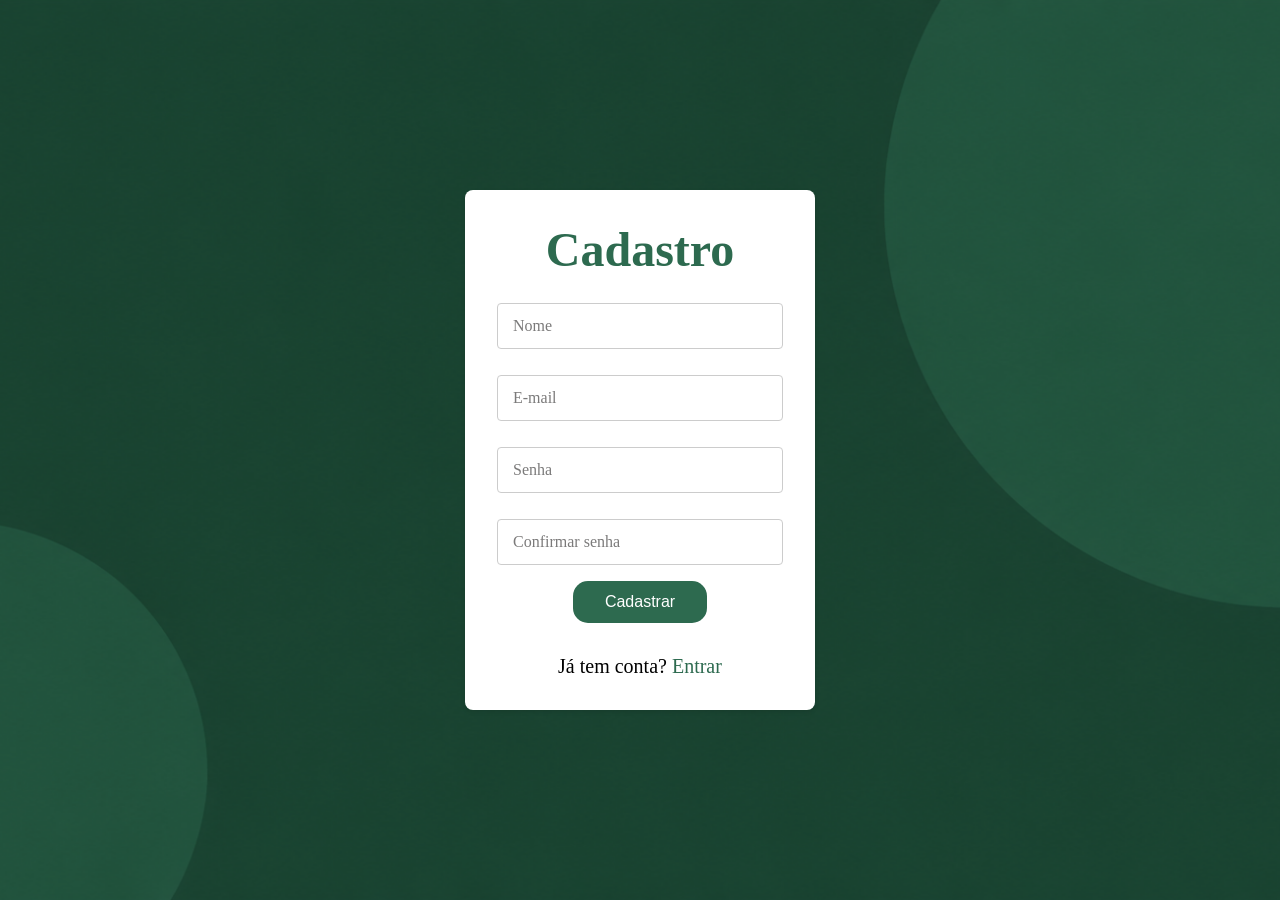
<file: .html/register.html>
<!DOCTYPE html>
<html lang="pt-BR">

<head>
    <meta charset="UTF-8">
    <meta name="viewport" content="width=device-width, initial-scale=1.0">
    <link rel="icon" href="/imagens/icon_green_bw_512.png">
    <title>Cadastro</title>
    <link rel="stylesheet" href="/.css/style2.css">
    <script src="/.js/register.js" defer></script>
    <link rel="icon" href="/imagens/icon_green_bw_512.png">
</head>

<body>
    <main>
        <form class="banner" onsubmit="fazerCadastro(event)">
            <h1>Cadastro</h1>

            <div class="input-container">
                <input type="text" id="name" placeholder=" " required>
                <label for="name">Nome</label>
            </div>

            <div class="input-container">
                <input type="email" id="email" placeholder=" " required>
                <label for="email">E-mail</label>
            </div>

            <div class="input-container">
                <input type="password" id="password" placeholder=" " required>
                <label for="password">Senha</label>
            </div>

            <div class="input-container">
                <input type="password" id="confirm" placeholder=" " required>
                <label for="confirm">Confirmar senha</label>
            </div>

            <p id="feedback" style="display:none; font-size:0.9rem; text-align:center;"></p>

            <button type="submit">Cadastrar</button>

            <p class="register-link">Já tem conta? <a href="login.html">Entrar</a></p>
        </form>
    </main>
</body>

</html>
</file>
<file: .css/style.css>
*,
*::before,
*::after {
    box-sizing: border-box;
    margin: 0;
    padding: 0;
}

.cabecalho a.ativo {
    color: #52B788;
    backdrop-filter: blur(5px);
}


body {
    font-family: 'Trebuchet MS', Arial, sans-serif;
}


.pai {
    display: flex;
    flex-direction: column;
    min-height: 100vh;

    background-size: cover;
    position: relative;

}

.dad {
    display: grid;
    grid-template-columns: repeat(auto-fit, minmax(200px, 1fr));
    gap: 1rem;
    width: 100%;
    max-width: auto;
    margin: 2rem auto;
    padding: 0 1rem;
    animation: anima_scroll 5s linear;
    animation-timeline: view();
    animation-range: entry 0% cover 30%;
    transition: transform 0.8s ease, box-shadow 0.8s ease, opacity 0.8s ease;

}

.contato-cards {
    display: grid;
    grid-template-columns: repeat(auto-fit, minmax(200px, 1fr));
    gap: 1rem;
    width: auto;
    max-width: 100%;
    margin: 2rem auto;
    padding: 0 1rem;
}

.card {
    align-items: center;
    background: #fff;
    border-radius: 1rem;
    box-shadow: 0 2px 8px rgba(0, 0, 0, 0.07);
    padding: 1.5rem;
    display: flex;
    flex-direction: column;
    gap: 0.6rem;
    transition: transform 0.2s, box-shadow 0.2s;
    border: 1.5px solid transparent;
}

.card:hover {
    transform: translateY(-4px);
    box-shadow: #2d6a4f 0px 4px 16px;
    border-color: #52B788;
}

.card-icon {
    font-size: 3rem;
}

.card-label {
    font-size: 1.5rem;
    color: #888;
    font-weight: bold;
    text-transform: uppercase;
    letter-spacing: 0.05em;
}

.card-valor {
    font-size: 1.2rem;
    color: #1b4332;
    font-weight: bold;
    text-decoration: none;
}

a.card-valor:hover {
    color: #52B788;
    text-decoration: underline;
}

.card-desc {
    font-size: 1rem;
    color: #666;
    line-height: 1.5;
}

.contato-cards .card:nth-child(1) {
    animation-delay: 0.1s;
}

.contato-info {
    display: flex;
    flex-direction: column;
    align-items: stretch;
    width: auto;
    max-width: 100%;
    background: #fff;
    padding: 2rem;
    border-radius: 1rem;
    margin-bottom: 3rem;
    box-shadow: 0 2px 8px rgba(0, 0, 0, 0.07);
    animation: anima_scroll 5s linear;
    animation-timeline: view();
    animation-range: entry 0% cover 30%;
    transition: transform 0.8s ease, box-shadow 0.8s ease, opacity 0.8s ease;

}

.contato-info h2 {
    font-size: 1.6rem;
    margin-bottom: 1.5rem;
    color: #1b4332;
}

.linha-dupla {
    display: grid;
    grid-template-columns: 1fr 1fr;
    gap: 1rem;
}

.campo {
    display: flex;
    flex-direction: column;
    gap: 0.4rem;
    margin-bottom: 1rem;

}

.campo label {
    font-size: 0.85rem;
    color: #555;
    font-weight: bold;
}

.campo input,
.campo textarea {
    border: 1.5px solid #d0d0d0;
    border-radius: 0.5rem;
    padding: 0.6rem 0.9rem;
    font-size: 0.95rem;
    font-family: 'Trebuchet MS', Arial, sans-serif;
    color: #222;
    background: #fafafa;
    outline: none;
    transition: border-color 0.2s, box-shadow 0.2s;
    resize: vertical;
}

.campo input:focus,
.campo textarea:focus {
    border-color: #52B788;
    box-shadow: 0 0 0 3px rgba(82, 183, 136, 0.18);
    background: #fff;
}

.campo textarea {
    min-height: 110px;
}

.btn-enviar {
    background: linear-gradient(90deg, #2d6a4f, #52B788);
    color: #fff;
    border: none;
    cursor: pointer;
    border-radius: 2rem;
    padding: 0.7rem 2rem;
    font-size: 1rem;
    font-family: inherit;
    font-weight: bold;
    align-self: flex-start;
    transition: all 0.2s;
}

.btn-enviar:hover {
    scale: 1.05;
    box-shadow: 0 4px 12px rgba(45, 106, 79, 0.3);
}

.toast {
    display: none;
    margin-top: 1rem;
    padding: 0.75rem 1rem;
    background: #d8f3dc;
    border: 1.5px solid #52B788;
    border-radius: 0.5rem;
    font-size: 0.9rem;
    color: #1b4332;
}

.toast.visivel {
    display: block;

}

.controles {
    display: flex;
    align-items: center;
    justify-content: center;
    gap: 1rem;
}

.janela {
    overflow: hidden;
    width: min(56rem, 100vw - 5rem);
}

.trilho {
    display: flex;
    transition: transform 0.3s ease;
}

.cabecalho {
    background-color: #2d6a4f;
    box-shadow: 0 2px 4px rgba(0, 0, 0, 0.1);
    width: 100%;
    padding: 0 2rem;
    height: 6.5rem;
    display: flex;
    align-items: center;
    justify-content: flex-start;
    position: sticky;
    top: 0;
    z-index: 100;
}

.cabecalho .logo {
    width: 5rem;
    height: 5rem;
    object-fit: contain;
    margin-left: 4rem;
}

.cabecalho ul,
.cabecalho nav {
    display: flex;
    gap: 2rem;
    margin: 0 28rem;

}

.cabecalho .logo:hover {
    scale: 1;

}

.cabecalho p {
    font-size: 2.5rem;
    color: #ffffff;
    font-weight: bold;
    margin-left: 0.5rem;

}

.cabecalho li {
    list-style: none;
    font-size: 2rem;
    font-family: 'Trebuchet MS', Arial, sans-serif;
    white-space: nowrap;
}

.cabecalho a {
    text-decoration: none;
    color: #ffffff;
    white-space: nowrap;
}

.cabecalho a:hover {
    color: #9dd4b6;

    backdrop-filter: blur(5px);
}

.cabecalho.active a {
    color: #9dd4b6;
    backdrop-filter: blur(5px);
}


#btn-abrir-sobre,
#btn-abrir-termos {
    padding: 12px 24px;
    background-color: #2d6a4f;
    color: white;
    border: none;
    border-radius: 5px;
    cursor: pointer;
    font-size: 0.9rem;
    transition: background 0.3s;
}

#btn-abrir-sobre:hover,
#btn-abrir-termos:hover {
    background-color: #1b4332;
}

#modal-sobre,
#modal-termos {
    position: fixed;
    top: 50%;
    left: 50%;
    transform: translate(-50%, -50%);
    background-color: #ffffff;
    color: #333333;
    border: none;
    border-radius: 10px;
    box-shadow: 0 4px 15px rgba(0, 0, 0, 0.3);
    width: 90%;
    max-width: 500px;
    padding: 0;
    margin: 0;
    max-height: 80vh;
    overflow-y: auto;
}

#modal-sobre::backdrop,
#modal-termos::backdrop {
    background-color: rgba(0, 0, 0, 0.6);
}


.conteudo-modal {
    padding: 30px;
    text-align: center;
    font-family: Arial, sans-serif;
    display: flex;
    flex-direction: column;
    align-items: center;
    gap: 1rem;
}


#modal-sobre .conteudo-modal p,
#modal-termos .conteudo-modal p {
    color: #333333 !important;
    font-size: 15px !important;
    line-height: 1.6 !important;
    margin-bottom: 2rem;
}

#btn-fechar-sobre,
#btn-fechar-termos {
    padding: 10px 20px;
    background-color: #333;
    color: white;
    border: none;
    border-radius: 5px;
    cursor: pointer;
    font-size: 14px;
}

#btn-fechar-sobre:hover,
#btn-fechar-termos:hover {
    background-color: #000;
}

.login {
    background-color: #1b4332;
    color: #fff;
    box-shadow: #d0d0d0 0px 0px 4px;
    border: none;
    cursor: pointer;
    border-radius: 2rem;
    padding: 0.5rem 1.5rem;
    font-size: 1rem;
    font-family: inherit;
    white-space: nowrap;
    height: 2.5rem;
    width: auto;
    flex-shrink: 0;
    margin-left: auto;
}

.login:hover {
    background-color: #000;
    color: white;
    scale: 1.1;
}


main {
    flex: 1;
    display: flex;
    flex-direction: column;
    align-items: center;
    width: 100%;
    margin-top: 0;
}


.banner {
    width: 100%;
    height: 30rem;
    background-color: #1b4332;
    background-size: cover;
    background-position: center;
    display: flex;
    flex-direction: column;
    align-items: center;
    justify-content: center;
    text-align: center;
    padding: 2rem;
    color: #9dd4b6;
    background-image: url(/imagens/banner.png);
    margin-bottom: 3rem;
    background-size: cover;
    position: relative;



}


.banner h1 {
    font-size: 2.5rem;
    margin-bottom: 0.5rem;
}

.banner p {
    font-size: 1.2rem;
    max-width: 600px;
}


.destaques {
    width: 100%;
    height: 29rem;
    margin: 0 auto 3rem auto;
    text-align: center;
    border-radius: 0.1rem;
    animation: anima_scroll 5s linear;
    animation-timeline: view();
    animation-range: entry 0% cover 30%;
    transition: transform 0.8s ease, box-shadow 0.8s ease, opacity 0.8s ease;


}

@keyframes anima_scroll {
    from {
        opacity: 0;
        scale: 0.95;
        transform: translateY(20px);
        filter: blur(10px);


    }


    to {
        opacity: 1;
        scale: 1;
        transform: translateY(0);
        filter: blur(0);


    }
}


.destaques h2 {
    font-size: 1.8rem;
    margin-bottom: 2rem;
    color: #222;
}

.anterior {
    background-color: #ffffff;
    width: 2rem;
    height: 2rem;
    border: none;
    cursor: pointer;
}

.anterior img {
    width: 2rem;
    height: 2rem;
    object-fit: contain;
}

.destaques .produto {
    display: inline-flex;
    flex-direction: column;
    align-items: center;
    background: #fff;
    border-radius: 1rem;
    padding: 1.2rem;
    box-shadow: 0 2px 8px rgba(0, 0, 0, 0.08);
    width: 20rem;
    height: 19rem;
    margin: 0.8rem;
    cursor: pointer;

}

.produto:hover {
    transform: translateY(-4px);
    box-shadow: 0 6px 16px rgba(0, 0, 0, 0.12);
    box-shadow: #2d6a4f 0px 4px 12px;

}

.produto img {
    width: 10rem;
    height: 10rem;
    object-fit: contain;
    margin-bottom: 0.8rem;
    display: block;
}

.produto h4 {
    font-size: 1rem;
    color: #333;
    margin-bottom: 0.3rem;
}

.produto p {
    font-size: 0.95rem;
    color: #2d6a4f;
    font-weight: bold;
}

.proximo {
    background-color: #ffffff;
    width: 2rem;
    height: 2rem;
    border: none;
    cursor: pointer;
}

.proximo img {
    width: 2rem;
    height: 2rem;
    object-fit: contain;
}

.contato-info {
    display: flex;
    flex-direction: column;
    align-items: center;
    width: 100%;
    max-width: 600px;
    background-color: #ffffff;
    padding: 2rem;
    border-radius: 0.5rem;
    margin-bottom: 3rem;
}

.contato-info h2 {
    font-size: 3rem;
    margin-bottom: 1rem;
    color: #222;
}

.contato-info p {
    font-size: 1.8rem;
    color: #333;
    margin-bottom: 1.5rem;
}

.contato-info li {
    font-size: 1.2rem;
    color: #333;
    margin-bottom: 0.8rem;
    list-style: none;
}

.contato-info a {
    color: #000;
    text-decoration: none;
    font-size: 1.2rem;
}

.contato-info a:hover {
    color: #52B788;
    text-decoration: underline;
}

.quebra {
    background-color: #2d6a4f;
    box-shadow: 0 -2px 4px rgba(0, 0, 0, 0.06);
    width: 100%;
    padding: 1rem 2rem;
    display: flex;
    flex-wrap: wrap;
    justify-content: center;
    align-items: center;
    gap: 1.5rem;
    list-style: none;
    margin-top: auto;
}

.quebra li,
.quebra p {
    font-size: 0.9rem;
    color: #ffffff;
    list-style: none;
}

.quebra a {
    text-decoration: none;

    font-size: 0.9rem;
}

.quebra a:hover {
    color: #52B788;
    text-decoration: overline;
}



.produto:nth-child(1) {
    animation-delay: 0.05s;
}

.produto:nth-child(2) {
    animation-delay: 0.15s;
}

.produto:nth-child(3) {
    animation-delay: 0.25s;
}

.produto:nth-child(4) {
    animation-delay: 0.35s;
}

.produto:nth-child(5) {
    animation-delay: 0.45s;
}

.produto:nth-child(6) {
    animation-delay: 0.55s;
}

@media (max-width: 600px) {
    .linha-dupla {
        grid-template-columns: 1fr;
    }
}

@media screen and (max-width: 1024px) {
    .cabecalho {
        height: 5rem;
        padding: 0 1.5rem;
    }

    .cabecalho .logo {
        width: 4rem;
        height: 4rem;
        margin-left: 0.5rem;
    }

    .cabecalho p {
        font-size: 1rem;
    }

    .cabecalho li {
        font-size: 1rem;
        margin-left: auto;
    }

    .banner {
        height: 22rem;
    }

    .banner h1 {
        font-size: 2rem;
    }
}


@media screen and (max-width: 768px) {
    .cabecalho {
        height: 4rem;
        padding: 0 1rem;
    }

    .logo {
        width: 3rem;
        height: 3rem;
    }

    .cabecalho li {
        font-size: 0.85rem;
    }

    .login {
        margin-left: 0;
        font-size: 0.75rem;
        padding: 0.3rem 0.8rem;
        height: auto;
    }

    .janela {
        width: calc(100vw - 6rem);
        /* espaço pros botões de seta */
    }

    .destaques .produto {
        width: calc(100vw - 8rem);
        /* um card por vez na tela */
        height: auto;
        min-height: 14rem;
        margin: 0.4rem;
        flex-shrink: 0;
    }

    .produto img {
        width: 6rem;
        height: 6rem;
    }

    .banner {
        height: 16rem;
        margin-bottom: 2rem;
    }

    .banner h1 {
        font-size: 1.5rem;
    }

    .banner p {
        font-size: 0.95rem;
    }

    .destaques h2 {
        font-size: 1.3rem;
    }

    .quebra {
        gap: 0.8rem;
        padding: 0.8rem 1rem;
    }

    .quebra li,
    .quebra p,
    .quebra a {
        font-size: 0.75rem;
    }
}
</file>
<file: .css/style2.css>
* {
    margin: 0;
    padding: 0;
    box-sizing: border-box;
}

body {
    display: flex;
    justify-content: center;
    align-items: center;
    flex-direction: column;
    min-height: 100vh;
    background-image: url(/imagens/banner.png);
    background-size: cover;
    background-position: center;
}

h1 {
    color: #2d6a4f;
    align-items: center;
    font-size: 3rem;
    text-align: center;
}

form {
    display: flex;
    flex-direction: column;
    gap: 1rem;
    background-color: #fff;
    padding: 2rem;
    border-radius: 8px;
    box-shadow: 0 2px 4px rgba(0, 0, 0, 0.1);
    width: 350px;
}

a {
    color: #2d6a4f;
    text-decoration: none;
}

a:hover {
    color: #1b3a2a;
}

.register-link {
    margin-top: 1rem;
    font-size: 1.25rem;
    text-align: center;
}

button {
    background-color: #2d6a4f;
    color: #fff;
    border: none;
    padding: 0.75rem 2rem;
    border-radius: 15px;
    cursor: pointer;
    font-size: 1rem;
    width: auto;
    display: block;
    margin: 0 auto;
}

button:hover {
    background-color: #1b3a2a;
    transform: translateY(-2px);
}

label {
    position: absolute;
    left: 12px;
    top: 50%;
    transform: translateY(-50%);
    color: #7b7a7a;
    font-size: 1rem;
    transition: 0.2s ease-out;
    pointer-events: none;
    background-color: #fff;
    padding: 0 4px;

}

.banner input::placeholder {
    color: #000000;
}

.banner input:focus {
    border-color: #2d6a4f;
    outline: none;
}

.banner input {
    width: 100%;
    padding: 16px 12px 10px 12px;
    border: 1px solid #ccc;
    border-radius: 4px;
    box-sizing: border-box;
    font-size: 16px;
    outline: none;
    background: transparent;
    transition: border-color 0.2s;
}

.input-container {
    position: relative;
    margin-top: 10px;
}

.banner input:focus~label,
.banner input:not(:placeholder-shown)~label {
    top: 0;
    font-size: 0.85rem;
    color: #2d6a4f;
    font-weight: bold;
}
</file>
